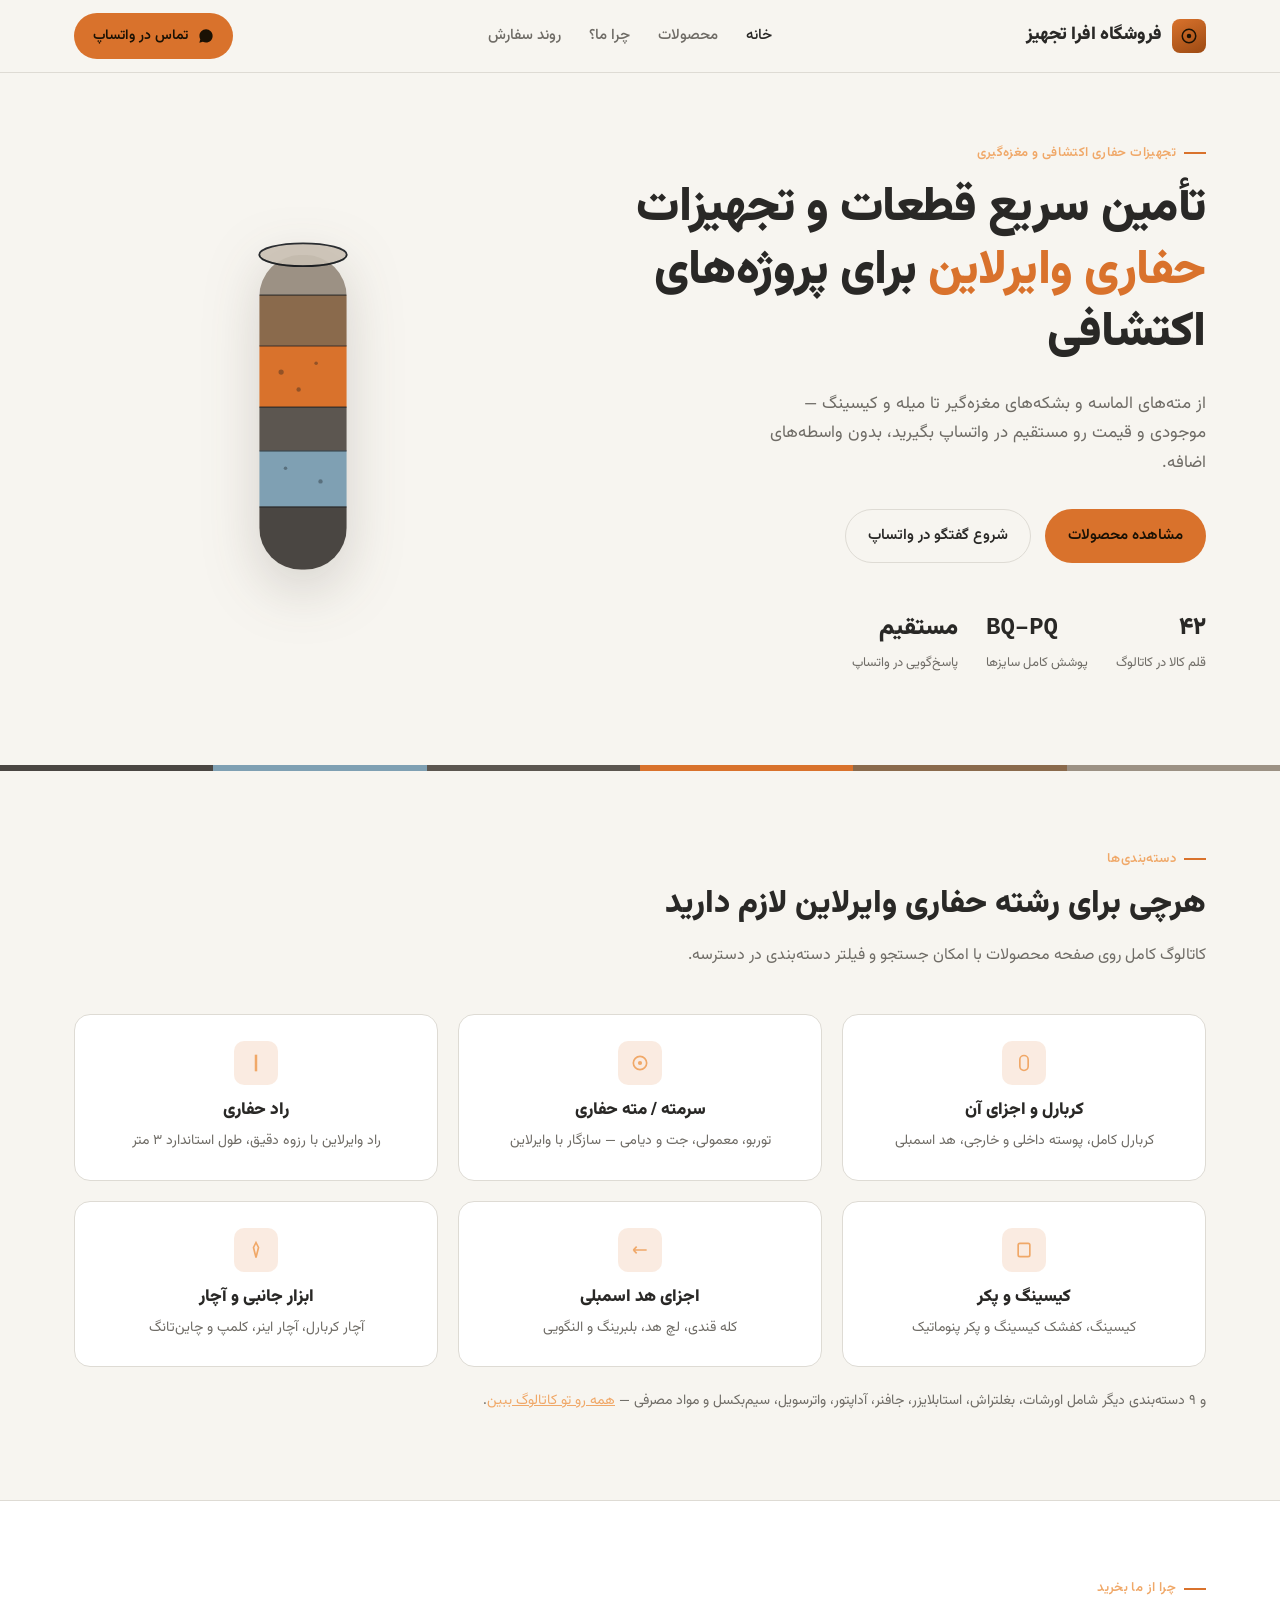
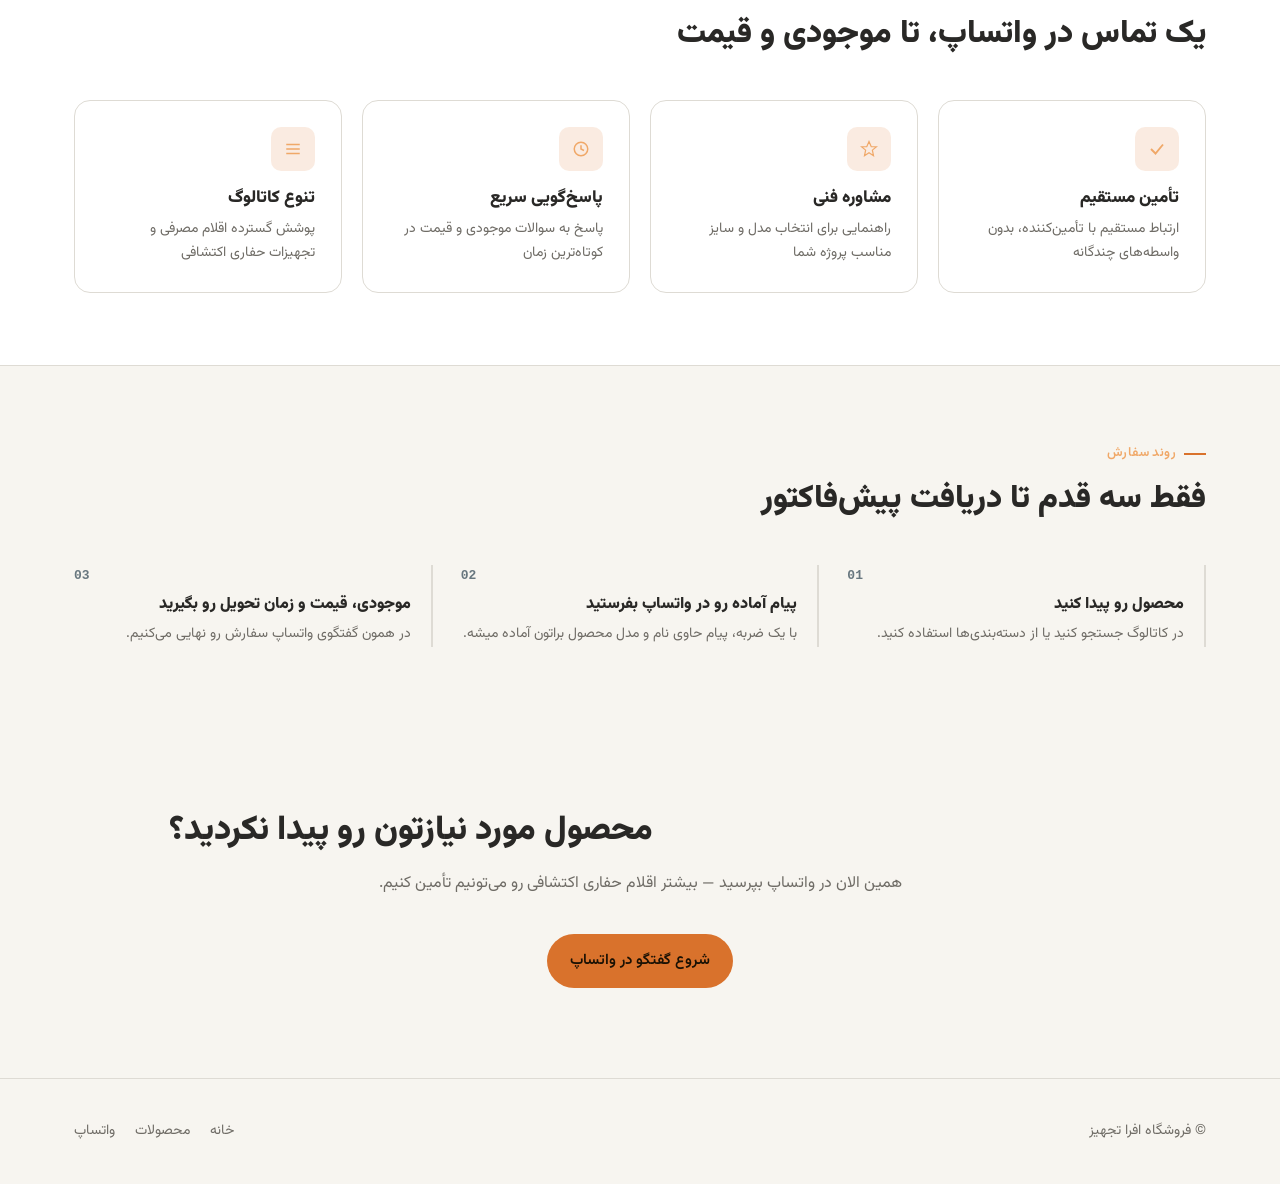
<file: index.html>
<!DOCTYPE html>
<html lang="fa" dir="rtl">
<head>
<meta charset="UTF-8" />
<meta name="viewport" content="width=device-width, initial-scale=1.0" />
<title>فروشگاه افرا تجهیز | تأمین تخصصی تجهیزات حفاری اکتشافی</title>
<meta name="description" content="فروشگاه افرا تجهیز — تأمین تجهیزات و اقلام مصرفی حفاری اکتشافی و مغزه‌گیری وایرلاین: مته، بشکه مغزه‌گیر، میله حفاری، کیسینگ و قطعات مرتبط." />
<link rel="stylesheet" href="style.css" />
</head>
<body>

<header class="site-header">
  <div class="container">
    <a href="index.html" class="brand">
      <span class="brand-mark">
        <svg viewBox="0 0 24 24" width="18" height="18"><circle cx="12" cy="12" r="9" fill="none" stroke="currentColor" stroke-width="2"/><circle cx="12" cy="12" r="3" fill="currentColor"/></svg>
      </span>
      <span data-company-name>فروشگاه افرا تجهیز</span>
    </a>
    <nav class="main-nav">
      <a href="index.html" aria-current="page">خانه</a>
      <a href="products.html">محصولات</a>
      <a href="#trust">چرا ما؟</a>
      <a href="#steps">روند سفارش</a>
    </nav>
    <div class="header-actions">
      <a class="btn btn-primary" data-whatsapp-general href="#">
        <svg viewBox="0 0 24 24" width="16" height="16"><path fill="currentColor" d="M12.04 2C6.58 2 2.13 6.45 2.13 11.91c0 1.75.46 3.45 1.32 4.95L2 22l5.29-1.39a9.9 9.9 0 0 0 4.75 1.21h.01c5.46 0 9.91-4.45 9.91-9.91 0-2.65-1.03-5.14-2.9-7.01A9.82 9.82 0 0 0 12.04 2"/></svg>
        تماس در واتساپ
      </a>
    </div>
  </div>
</header>

<section class="hero">
  <div class="container">
    <div>
      <div class="eyebrow">تجهیزات حفاری اکتشافی و مغزه‌گیری</div>
      <h1>تأمین سریع قطعات و تجهیزات <span>حفاری وایرلاین</span> برای پروژه‌های اکتشافی</h1>
      <p class="lead">از مته‌های الماسه و بشکه‌های مغزه‌گیر تا میله و کیسینگ — موجودی و قیمت رو مستقیم در واتساپ بگیرید، بدون واسطه‌های اضافه.</p>
      <div class="hero-actions">
        <a href="products.html" class="btn btn-primary">مشاهده محصولات</a>
        <a data-whatsapp-general href="#" class="btn btn-ghost">شروع گفتگو در واتساپ</a>
      </div>
      <div class="hero-stats">
        <div><strong data-product-count>—</strong><span>قلم کالا در کاتالوگ</span></div>
        <div><strong class="ltr" dir="ltr">BQ–PQ</strong><span>پوشش کامل سایزها</span></div>
        <div><strong>مستقیم</strong><span>پاسخ‌گویی در واتساپ</span></div>
      </div>
    </div>

    <div class="core-sample" aria-hidden="true">
      <svg class="drill-icon" viewBox="0 0 40 40" width="34" height="34">
        <g fill="none" stroke="currentColor" stroke-width="2.4">
          <circle cx="20" cy="20" r="9"/>
          <path d="M20 2v7M20 31v7M2 20h7M31 20h7M7 7l5 5M28 28l5 5M33 7l-5 5M12 28l-5 5"/>
        </g>
      </svg>
      <svg viewBox="0 0 160 400" width="140">
        <defs>
          <clipPath id="coreClip"><rect x="30" y="26" width="100" height="360" rx="48"/></clipPath>
        </defs>
        <g clip-path="url(#coreClip)">
          <rect x="30" y="26"  width="100" height="46" fill="#9c9184"/>
          <rect x="30" y="72"  width="100" height="58" fill="#8a6a4c"/>
          <rect x="30" y="130" width="100" height="70" fill="#d9722c"/>
          <rect x="30" y="200" width="100" height="50" fill="#5c5650"/>
          <rect x="30" y="250" width="100" height="64" fill="#7fa0b3"/>
          <rect x="30" y="314" width="100" height="72" fill="#4a4642"/>
          <g stroke="#14181c" stroke-width="2" opacity="0.5">
            <line x1="30" y1="72"  x2="130" y2="72"/>
            <line x1="30" y1="130" x2="130" y2="130"/>
            <line x1="30" y1="200" x2="130" y2="200"/>
            <line x1="30" y1="250" x2="130" y2="250"/>
            <line x1="30" y1="314" x2="130" y2="314"/>
          </g>
          <g fill="#14181c" opacity="0.35">
            <circle cx="55" cy="160" r="3"/><circle cx="95" cy="150" r="2"/><circle cx="75" cy="180" r="2.5"/>
            <circle cx="60" cy="270" r="2"/><circle cx="100" cy="285" r="2.5"/>
          </g>
        </g>
        <ellipse cx="80" cy="26" rx="50" ry="13" fill="#c9c0b3" stroke="#14181c" stroke-width="2" opacity="0.9"/>
        <path d="M30 26a50 13 0 0 0 100 0" fill="none" stroke="#14181c" stroke-width="2" opacity="0.35"/>
      </svg>
    </div>
  </div>
</section>

<div class="strata-rule" aria-hidden="true">
  <span style="background:#9c9184"></span><span style="background:#8a6a4c"></span>
  <span style="background:#d9722c"></span><span style="background:#5c5650"></span>
  <span style="background:#7fa0b3"></span><span style="background:#4a4642"></span>
</div>

<section id="categories">
  <div class="container">
    <div class="section-head reveal">
      <div class="eyebrow">دسته‌بندی‌ها</div>
      <h2>هرچی برای رشته حفاری وایرلاین لازم دارید</h2>
      <p>کاتالوگ کامل روی صفحه محصولات با امکان جستجو و فیلتر دسته‌بندی در دسترسه.</p>
    </div>
    <div class="grid-3">
      <a href="products.html" class="category-card reveal">
        <div class="category-icon"><svg viewBox="0 0 24 24" width="20" height="20"><rect x="7" y="3" width="10" height="18" rx="5" fill="none" stroke="currentColor" stroke-width="2"/></svg></div>
        <h3>کربارل و اجزای آن</h3>
        <p>کربارل کامل، پوسته داخلی و خارجی، هد اسمبلی</p>
      </a>
      <a href="products.html" class="category-card reveal">
        <div class="category-icon"><svg viewBox="0 0 24 24" width="20" height="20"><circle cx="12" cy="12" r="8" fill="none" stroke="currentColor" stroke-width="2"/><circle cx="12" cy="12" r="2.5" fill="currentColor"/></svg></div>
        <h3>سرمته / مته حفاری</h3>
        <p>توربو، معمولی، جت و دیامی — سازگار با وایرلاین</p>
      </a>
      <a href="products.html" class="category-card reveal">
        <div class="category-icon"><svg viewBox="0 0 24 24" width="20" height="20"><line x1="12" y1="2" x2="12" y2="22" stroke="currentColor" stroke-width="3"/></svg></div>
        <h3>راد حفاری</h3>
        <p>راد وایرلاین با رزوه دقیق، طول استاندارد ۳ متر</p>
      </a>
      <a href="products.html" class="category-card reveal">
        <div class="category-icon"><svg viewBox="0 0 24 24" width="20" height="20"><rect x="5" y="4" width="14" height="16" rx="2" fill="none" stroke="currentColor" stroke-width="2"/></svg></div>
        <h3>کیسینگ و پکر</h3>
        <p>کیسینگ، کفشک کیسینگ و پکر پنوماتیک</p>
      </a>
      <a href="products.html" class="category-card reveal">
        <div class="category-icon"><svg viewBox="0 0 24 24" width="20" height="20"><path d="M4 12h16M4 12l4-4M4 12l4 4" fill="none" stroke="currentColor" stroke-width="2"/></svg></div>
        <h3>اجزای هد اسمبلی</h3>
        <p>کله قندی، لچ هد، بلبرینگ و النگویی</p>
      </a>
      <a href="products.html" class="category-card reveal">
        <div class="category-icon"><svg viewBox="0 0 24 24" width="20" height="20"><path d="M12 3l3 6-3 12-3-12z" fill="none" stroke="currentColor" stroke-width="2"/></svg></div>
        <h3>ابزار جانبی و آچار</h3>
        <p>آچار کربارل، آچار اینر، کلمپ و چاین‌تانگ</p>
      </a>
    </div>
    <p class="reveal" style="margin-top:22px; font-size:14px;">و ۹ دسته‌بندی دیگر شامل اورشات، بغلتراش، استابلایزر، جافنر، آداپتور، واترسویل، سیم‌بکسل و مواد مصرفی — <a href="products.html" style="color:var(--accent-soft); text-decoration:underline;">همه رو تو کاتالوگ ببین</a>.</p>
  </div>
</section>

<section class="trust-band" id="trust">
  <div class="container">
    <div class="section-head reveal">
      <div class="eyebrow">چرا از ما بخرید</div>
      <h2>یک تماس در واتساپ، تا موجودی و قیمت</h2>
    </div>
    <div class="grid-4">
      <div class="feature-card reveal">
        <div class="feature-icon"><svg viewBox="0 0 24 24" width="18" height="18"><path d="M4 12l6 6L20 6" fill="none" stroke="currentColor" stroke-width="2.5"/></svg></div>
        <h3>تأمین مستقیم</h3>
        <p>ارتباط مستقیم با تأمین‌کننده، بدون واسطه‌های چندگانه</p>
      </div>
      <div class="feature-card reveal">
        <div class="feature-icon"><svg viewBox="0 0 24 24" width="18" height="18"><path d="M12 2l3 7h7l-5.5 4.5L18 21l-6-4-6 4 1.5-7.5L2 9h7z" fill="none" stroke="currentColor" stroke-width="1.6"/></svg></div>
        <h3>مشاوره فنی</h3>
        <p>راهنمایی برای انتخاب مدل و سایز مناسب پروژه شما</p>
      </div>
      <div class="feature-card reveal">
        <div class="feature-icon"><svg viewBox="0 0 24 24" width="18" height="18"><circle cx="12" cy="12" r="9" fill="none" stroke="currentColor" stroke-width="2"/><path d="M12 7v5l4 2" fill="none" stroke="currentColor" stroke-width="2"/></svg></div>
        <h3>پاسخ‌گویی سریع</h3>
        <p>پاسخ به سوالات موجودی و قیمت در کوتاه‌ترین زمان</p>
      </div>
      <div class="feature-card reveal">
        <div class="feature-icon"><svg viewBox="0 0 24 24" width="18" height="18"><path d="M3 12h18M3 6h18M3 18h18" stroke="currentColor" stroke-width="2"/></svg></div>
        <h3>تنوع کاتالوگ</h3>
        <p>پوشش گسترده اقلام مصرفی و تجهیزات حفاری اکتشافی</p>
      </div>
    </div>
  </div>
</section>

<section id="steps">
  <div class="container">
    <div class="section-head reveal">
      <div class="eyebrow">روند سفارش</div>
      <h2>فقط سه قدم تا دریافت پیش‌فاکتور</h2>
    </div>
    <div class="steps-row">
      <div class="step reveal">
        <strong class="ltr">01</strong>
        <h4>محصول رو پیدا کنید</h4>
        <p>در کاتالوگ جستجو کنید یا از دسته‌بندی‌ها استفاده کنید.</p>
      </div>
      <div class="step reveal">
        <strong class="ltr">02</strong>
        <h4>پیام آماده رو در واتساپ بفرستید</h4>
        <p>با یک ضربه، پیام حاوی نام و مدل محصول براتون آماده میشه.</p>
      </div>
      <div class="step reveal">
        <strong class="ltr">03</strong>
        <h4>موجودی، قیمت و زمان تحویل رو بگیرید</h4>
        <p>در همون گفتگوی واتساپ سفارش رو نهایی می‌کنیم.</p>
      </div>
    </div>
  </div>
</section>

<section class="cta-band">
  <div class="container reveal">
    <h2>محصول مورد نیازتون رو پیدا نکردید؟</h2>
    <p>همین الان در واتساپ بپرسید — بیشتر اقلام حفاری اکتشافی رو می‌تونیم تأمین کنیم.</p>
    <a data-whatsapp-general href="#" class="btn btn-primary">شروع گفتگو در واتساپ</a>
  </div>
</section>

<footer class="site-footer">
  <div class="container">
    <span>© <span data-company-name>فروشگاه افرا تجهیز</span></span>
    <div class="footer-links">
      <a href="index.html">خانه</a>
      <a href="products.html">محصولات</a>
      <a data-whatsapp-general href="#">واتساپ</a>
    </div>
  </div>
</footer>

<script src="products-data.js"></script>
<script src="main.js"></script>
</body>
</html>
</file>
<file: style.css>
/* ==========================================================================
   فونت فارسی (روی همین ریپازیتوری میزبانی می‌شود، بدون وابستگی به سرویس‌های
   خارجی مثل Google Fonts — برای پایداری بیشتر روی اینترنت داخل ایران)
   ========================================================================== */
@font-face {
  font-family: "Vazirmatn";
  src: url("fonts/Vazirmatn-Regular.woff2") format("woff2");
  font-weight: 400;
  font-display: swap;
}
@font-face {
  font-family: "Vazirmatn";
  src: url("fonts/Vazirmatn-Medium.woff2") format("woff2");
  font-weight: 500;
  font-display: swap;
}
@font-face {
  font-family: "Vazirmatn";
  src: url("fonts/Vazirmatn-SemiBold.woff2") format("woff2");
  font-weight: 600;
  font-display: swap;
}
@font-face {
  font-family: "Vazirmatn";
  src: url("fonts/Vazirmatn-Black.woff2") format("woff2");
  font-weight: 900;
  font-display: swap;
}

/* ==========================================================================
   توکن‌های طراحی
   ========================================================================== */
:root {
  --ink: #f7f5f0;
  --surface: #ffffff;
  --surface-raised: #f0eee9;
  --border: #dedbd4;

  --accent: #d9722c;
  --accent-soft: #f0a868;
  --steel: #68777f;

  --paper: #292826;
  --paper-dim: #6f6c66;

  --radius: 10px;
  --radius-lg: 16px;
  --shadow: 0 12px 30px -12px rgba(60, 50, 40, 0.14);

  --font-body: "Vazirmatn", Tahoma, "Segoe UI", sans-serif;
  --font-mono: "SFMono-Regular", Consolas, "Liberation Mono", Menlo, monospace;

  --container: 1180px;
}

/* ==========================================================================
   پایه
   ========================================================================== */
* {
  box-sizing: border-box;
}
html {
  scroll-behavior: smooth;
}
body {
  margin: 0;
  background: var(--ink);
  color: var(--paper);
  font-family: var(--font-body);
  line-height: 1.75;
  -webkit-font-smoothing: antialiased;
}
img {
  max-width: 100%;
  display: block;
}
a {
  color: inherit;
  text-decoration: none;
}
h1, h2, h3, h4 {
  font-weight: 900;
  line-height: 1.3;
  margin: 0 0 0.5em;
}
p {
  margin: 0 0 1em;
  color: var(--paper-dim);
}
.container {
  max-width: var(--container);
  margin-inline: auto;
  padding-inline: 24px;
}
.ltr {
  direction: ltr;
  unicode-bidi: isolate;
  font-family: var(--font-mono);
}
section {
  padding-block: 72px;
}
.eyebrow {
  display: inline-flex;
  align-items: center;
  gap: 8px;
  font-size: 13px;
  font-weight: 600;
  letter-spacing: 0.03em;
  color: var(--accent-soft);
  margin-bottom: 14px;
}
.eyebrow::before {
  content: "";
  width: 22px;
  height: 2px;
  background: var(--accent);
  display: inline-block;
}

/* ==========================================================================
   دکمه‌ها
   ========================================================================== */
.btn {
  display: inline-flex;
  align-items: center;
  gap: 10px;
  padding: 13px 22px;
  border-radius: 999px;
  font-weight: 600;
  font-size: 15px;
  border: 1px solid transparent;
  cursor: pointer;
  transition: transform 0.15s ease, box-shadow 0.15s ease, background 0.15s ease;
  white-space: nowrap;
}
.btn:active {
  transform: scale(0.97);
}
.btn-primary {
  background: var(--accent);
  color: #1a1104;
}
.btn-primary:hover {
  background: var(--accent-soft);
  box-shadow: 0 8px 20px -6px rgba(217, 114, 44, 0.55);
}
.btn-ghost {
  background: transparent;
  border-color: var(--border);
  color: var(--paper);
}
.btn-ghost:hover {
  border-color: var(--steel);
  color: var(--steel);
}
.btn-whatsapp {
  background: #25d366;
  color: #05320f;
  width: 100%;
  justify-content: center;
}
.btn-whatsapp:hover {
  background: #34e37a;
}

/* ==========================================================================
   هدر
   ========================================================================== */
.site-header {
  position: sticky;
  top: 0;
  z-index: 40;
  background: rgba(247, 245, 240, 0.92);
  backdrop-filter: blur(10px);
  border-bottom: 1px solid var(--border);
}
.site-header .container {
  display: flex;
  align-items: center;
  justify-content: space-between;
  height: 72px;
}
.brand {
  display: flex;
  align-items: center;
  gap: 10px;
  font-weight: 900;
  font-size: 18px;
}
.brand-mark {
  width: 34px;
  height: 34px;
  border-radius: 8px;
  background: linear-gradient(155deg, var(--accent), #9c4a13);
  display: grid;
  place-items: center;
  color: #1a1104;
  flex-shrink: 0;
}
.main-nav {
  display: flex;
  align-items: center;
  gap: 28px;
}
.main-nav a {
  font-size: 15px;
  color: var(--paper-dim);
  font-weight: 500;
}
.main-nav a:hover,
.main-nav a[aria-current="page"] {
  color: var(--paper);
}
.header-actions {
  display: flex;
  align-items: center;
  gap: 12px;
}
.header-actions .btn {
  padding: 10px 18px;
  font-size: 14px;
}
@media (max-width: 720px) {
  .main-nav {
    display: none;
  }
}

/* ==========================================================================
   هیرو + نمونه لایه‌های مغزه (المان بصری اصلی)
   ========================================================================== */
.hero {
  padding-block: 64px 88px;
  overflow: hidden;
  position: relative;
}
.hero .container {
  display: grid;
  grid-template-columns: 1.15fr 0.85fr;
  gap: 56px;
  align-items: center;
}
.hero h1 {
  font-size: clamp(30px, 4.4vw, 48px);
  letter-spacing: -0.01em;
}
.hero h1 span {
  color: var(--accent);
}
.hero .lead {
  font-size: 17px;
  max-width: 46ch;
}
.hero-actions {
  display: flex;
  gap: 14px;
  margin-top: 30px;
  flex-wrap: wrap;
}
.hero-stats {
  display: flex;
  gap: 28px;
  margin-top: 44px;
  flex-wrap: wrap;
}
.hero-stats div strong {
  display: block;
  font-size: 24px;
  color: var(--paper);
  font-weight: 900;
}
.hero-stats div span {
  font-size: 13px;
  color: var(--paper-dim);
}

.core-sample {
  position: relative;
  height: 420px;
  display: flex;
  justify-content: center;
}
.core-sample svg {
  height: 100%;
  filter: drop-shadow(0 20px 28px rgba(60, 50, 40, 0.18));
}
.core-sample .drill-icon {
  position: absolute;
  top: -18px;
  left: 50%;
  transform: translateX(-50%);
  color: var(--accent-soft);
  animation: spin 7s linear infinite;
  transform-origin: center;
}
@keyframes spin {
  from { transform: translateX(-50%) rotate(0deg); }
  to { transform: translateX(-50%) rotate(360deg); }
}
@media (prefers-reduced-motion: reduce) {
  .core-sample .drill-icon { animation: none; }
  html { scroll-behavior: auto; }
}
@media (max-width: 900px) {
  .hero .container {
    grid-template-columns: 1fr;
  }
  .core-sample {
    height: 220px;
    order: -1;
  }
}

/* strata divider used between sections */
.strata-rule {
  height: 6px;
  display: flex;
}
.strata-rule span {
  flex: 1;
}

/* ==========================================================================
   بخش دسته‌بندی‌ها / ویژگی‌ها
   ========================================================================== */
.section-head {
  max-width: 640px;
  margin-bottom: 44px;
}
.section-head h2 {
  font-size: clamp(24px, 3vw, 32px);
}
.grid-3 {
  display: grid;
  grid-template-columns: repeat(3, 1fr);
  gap: 20px;
}
.grid-4 {
  display: grid;
  grid-template-columns: repeat(4, 1fr);
  gap: 20px;
}
@media (max-width: 900px) {
  .grid-3, .grid-4 { grid-template-columns: repeat(2, 1fr); }
}
@media (max-width: 560px) {
  .grid-3, .grid-4 { grid-template-columns: 1fr; }
}
.feature-card, .category-card {
  background: var(--surface);
  border: 1px solid var(--border);
  border-radius: var(--radius-lg);
  padding: 26px;
  transition: transform 0.2s ease, border-color 0.2s ease;
}
.category-card {
  text-align: center;
}
.feature-card:hover, .category-card:hover {
  transform: translateY(-4px);
  border-color: var(--steel);
}
.feature-icon, .category-icon {
  width: 44px;
  height: 44px;
  border-radius: 10px;
  background: rgba(217, 114, 44, 0.14);
  color: var(--accent-soft);
  display: grid;
  place-items: center;
  margin-bottom: 16px;
}
.category-icon {
  margin-inline: auto;
  margin-bottom: 14px;
}
.feature-card h3, .category-card h3 {
  font-size: 17px;
  margin-bottom: 8px;
}
.feature-card p, .category-card p {
  font-size: 14px;
  margin: 0;
}

/* ==========================================================================
   بخش اعتماد / روند سفارش
   ========================================================================== */
.trust-band {
  background: var(--surface);
  border-top: 1px solid var(--border);
  border-bottom: 1px solid var(--border);
}
.steps-row {
  display: grid;
  grid-template-columns: repeat(3, 1fr);
  gap: 28px;
  counter-reset: step;
}
@media (max-width: 760px) {
  .steps-row { grid-template-columns: 1fr; }
}
.step {
  position: relative;
  padding-inline-start: 20px;
  border-inline-start: 2px solid var(--border);
}
.step strong {
  display: block;
  color: var(--steel);
  font-family: var(--font-mono);
  font-size: 13px;
  margin-bottom: 8px;
}
.step h4 {
  margin-bottom: 6px;
  font-size: 16px;
}
.step p {
  font-size: 14px;
  margin: 0;
}

/* ==========================================================================
   نوار CTA پایانی صفحه اصلی
   ========================================================================== */
.cta-band {
  text-align: center;
  padding-block: 90px;
}
.cta-band h2 {
  font-size: clamp(24px, 3.4vw, 34px);
  max-width: 640px;
  margin-inline: auto 0.5em;
}
.cta-band .btn {
  margin-top: 20px;
}

/* ==========================================================================
   فوتر
   ========================================================================== */
.site-footer {
  border-top: 1px solid var(--border);
  padding-block: 40px;
  font-size: 14px;
  color: var(--paper-dim);
}
.site-footer .container {
  display: flex;
  justify-content: space-between;
  align-items: center;
  flex-wrap: wrap;
  gap: 16px;
}
.footer-links {
  display: flex;
  gap: 20px;
}

/* ==========================================================================
   صفحه محصولات — نوار فیلتر
   ========================================================================== */
.page-header {
  padding-block: 48px 32px;
}
.page-header h1 {
  font-size: clamp(26px, 3.6vw, 38px);
}
.filter-bar {
  position: sticky;
  top: 72px;
  z-index: 30;
  background: rgba(247, 245, 240, 0.94);
  backdrop-filter: blur(10px);
  border-bottom: 1px solid var(--border);
  padding-block: 16px;
}
.filter-row {
  display: flex;
  align-items: center;
  gap: 16px;
  flex-wrap: wrap;
}
.search-input {
  flex: 1;
  min-width: 220px;
  background: var(--surface);
  border: 1px solid var(--border);
  border-radius: 999px;
  padding: 11px 18px;
  color: var(--paper);
  font-family: var(--font-body);
  font-size: 14px;
}
.search-input:focus {
  outline: none;
  border-color: var(--accent);
}
.pills {
  display: flex;
  gap: 8px;
  flex-wrap: wrap;
}
.pill {
  background: var(--surface);
  border: 1px solid var(--border);
  color: var(--paper-dim);
  padding: 8px 16px;
  border-radius: 999px;
  font-size: 13px;
  font-family: var(--font-body);
  cursor: pointer;
  transition: all 0.15s ease;
}
.pill:hover {
  border-color: var(--steel);
  color: var(--paper);
}
.pill.active {
  background: var(--accent);
  border-color: var(--accent);
  color: #1a1104;
  font-weight: 600;
}
.result-count {
  font-size: 13px;
  color: var(--paper-dim);
  white-space: nowrap;
}

/* ==========================================================================
   گرید محصولات و کارت
   ========================================================================== */
.product-grid {
  display: grid;
  grid-template-columns: repeat(auto-fill, minmax(270px, 1fr));
  gap: 22px;
  padding-block: 36px 80px;
}
.product-card {
  background: var(--surface);
  border: 1px solid var(--border);
  border-radius: var(--radius-lg);
  overflow: hidden;
  display: flex;
  flex-direction: column;
  transition: transform 0.2s ease, border-color 0.2s ease;
}
.product-card:hover {
  transform: translateY(-4px);
  border-color: var(--steel);
}
.product-media {
  position: relative;
  aspect-ratio: 4 / 3;
  background: linear-gradient(155deg, var(--surface-raised), var(--ink));
}
.product-media img {
  width: 100%;
  height: 100%;
  object-fit: cover;
}
.media-fallback {
  position: absolute;
  inset: 0;
  display: none;
  flex-direction: column;
  align-items: center;
  justify-content: center;
  gap: 8px;
  color: var(--steel);
}
.media-fallback span {
  font-size: 12px;
  color: var(--paper-dim);
}
.product-media.no-image img {
  display: none;
}
.product-media.no-image .media-fallback {
  display: flex;
}
.product-body {
  padding: 20px;
  display: flex;
  flex-direction: column;
  flex: 1;
}
.product-category {
  font-size: 12px;
  color: var(--steel);
  font-weight: 600;
  margin-bottom: 8px;
}
.product-name {
  font-size: 17px;
  margin-bottom: 2px;
}
.product-name-en {
  display: block;
  font-family: var(--font-mono);
  font-size: 11.5px;
  color: var(--steel);
  margin-bottom: 10px;
  text-align: left;
}
.product-desc {
  font-size: 13.5px;
  flex: 1;
}
.model-list {
  display: flex;
  flex-wrap: wrap;
  gap: 6px;
  margin-bottom: 18px;
}
.model-pill {
  font-family: var(--font-mono);
  font-size: 12px;
  background: var(--surface-raised);
  border: 1px solid var(--border);
  color: var(--paper);
  padding: 3px 10px;
  border-radius: 6px;
}
.empty-state {
  text-align: center;
  padding-block: 60px;
  color: var(--paper-dim);
}

/* ==========================================================================
   ظاهر شدن تدریجی هنگام اسکرول
   ========================================================================== */
/* پیش‌فرض: کاملاً نمایان. حالت مخفی فقط توسط جاوااسکریپت و درست قبل از
   observe شدن اضافه می‌شود؛ یعنی اگر جاوااسکریپت اجرا نشود یا کند باشد،
   محتوا هیچ‌وقت مخفی نمی‌مونه. */
.reveal.pre-animate {
  opacity: 0;
  transform: translateY(16px);
  transition: opacity 0.6s ease, transform 0.6s ease;
}
.reveal.pre-animate.in-view {
  opacity: 1;
  transform: translateY(0);
}
@media (prefers-reduced-motion: reduce) {
  .reveal.pre-animate {
    opacity: 1;
    transform: none;
    transition: none;
  }
}
</file>
